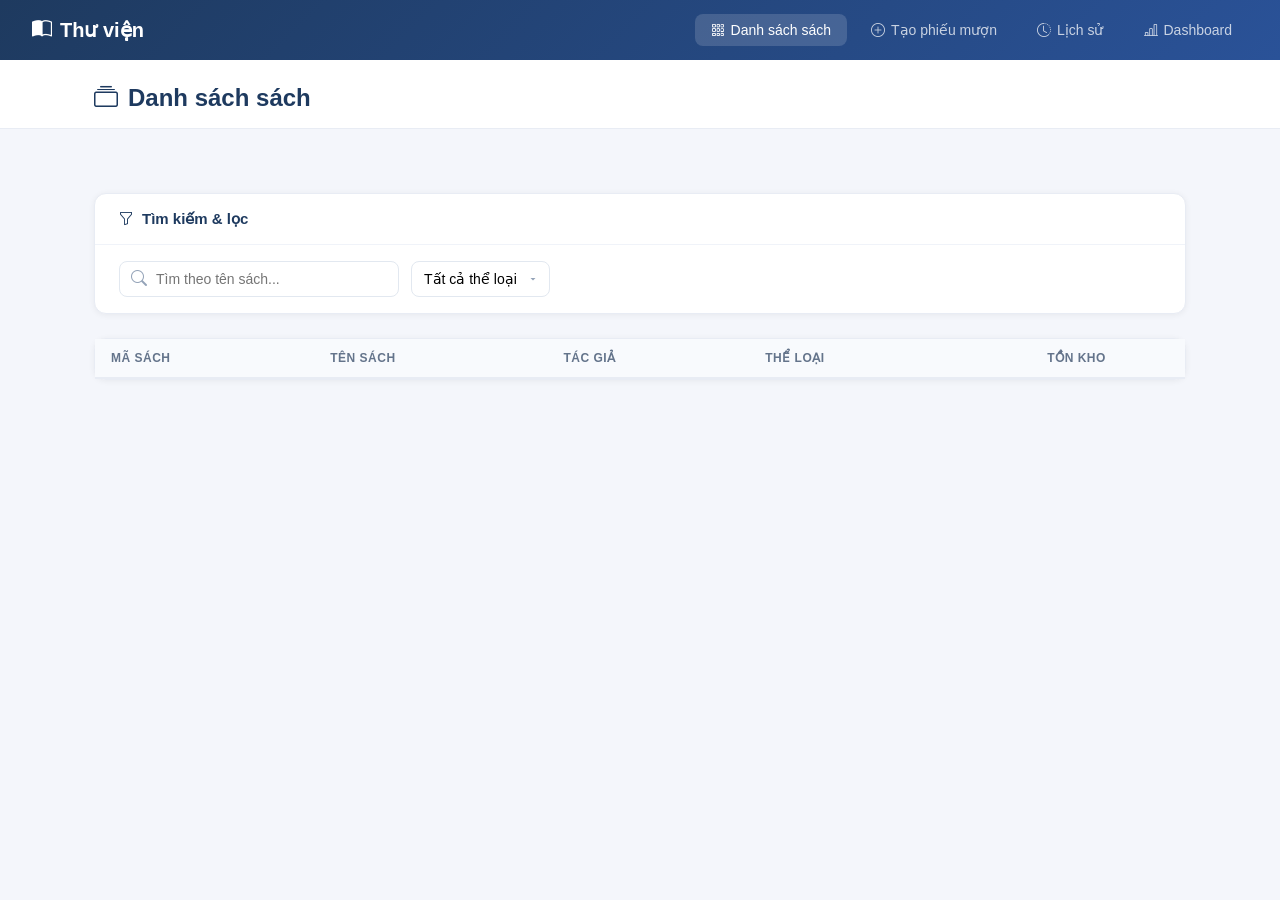
<file: index.html>
﻿<!DOCTYPE html>
<html lang="vi">
<head>
    <meta charset="UTF-8">
    <title>Danh sách sách — Thư viện</title>
    <link rel="stylesheet" href="style.css">
    <link rel="stylesheet" href="https://cdn.jsdelivr.net/npm/bootstrap-icons@1.11.3/font/bootstrap-icons.min.css">
</head>
<body>

    <nav class="navbar">
        <a href="index.html" class="brand">
            <i class="bi bi-book-half"></i> Thư viện
        </a>
        <a href="index.html" class="nav-link active"><i class="bi bi-grid-3x3-gap"></i> Danh sách sách</a>
        <a href="muon.html" class="nav-link"><i class="bi bi-plus-circle"></i> Tạo phiếu mượn</a>
        <a href="lichsu.html" class="nav-link"><i class="bi bi-clock-history"></i> Lịch sử</a>
        <a href="dashboard.html" class="nav-link"><i class="bi bi-bar-chart-line"></i> Dashboard</a>
    </nav>

    <div class="page-header">
        <div class="container">
            <h2><i class="bi bi-collection"></i> Danh sách sách</h2>
        </div>
    </div>

    <div class="main-content">
        <div class="container">

            <div class="card">
                <div class="card-header">
                    <h5><i class="bi bi-funnel"></i> Tìm kiếm & lọc</h5>
                    <span id="countLabel" style="font-size:13px;color:#64748b"></span>
                </div>
                <div class="card-body" style="padding:16px 24px">
                    <div class="toolbar">
                        <div class="search-box">
                            <i class="bi bi-search"></i>
                            <input type="text" id="search" placeholder="Tìm theo tên sách...">
                        </div>
                        <select id="filterTheLoai" class="filter-select">
                            <option value="">Tất cả thể loại</option>
                        </select>
                    </div>
                </div>
            </div>

            <div class="card">
                <table>
                    <thead>
                        <tr>
                            <th>Mã sách</th>
                            <th>Tên sách</th>
                            <th>Tác giả</th>
                            <th>Thể loại</th>
                            <th style="text-align:center">Tồn kho</th>
                        </tr>
                    </thead>
                    <tbody id="tableSach"></tbody>
                </table>
            </div>

        </div>
    </div>

    <script src="api.js"></script>
    <script>
        let danhSachSach = [];

        async function loadTheLoai() {
            const list = await api.get('/theloai');
            const sel = document.getElementById('filterTheLoai');
            list.forEach(t => {
                const opt = document.createElement('option');
                opt.value = t.maTheLoai;
                opt.textContent = t.tenTheLoai;
                sel.appendChild(opt);
            });
        }

        async function loadSach() {
            danhSachSach = await api.get('/sach');
            renderTable(danhSachSach);
        }

        function renderTable(data) {
            const tbody = document.getElementById('tableSach');
            document.getElementById('countLabel').textContent = `${data.length} đầu sách`;
            if (data.length === 0) {
                tbody.innerHTML = `<tr><td colspan="5"><div class="empty-state"><i class="bi bi-inbox"></i><p>Không tìm thấy sách phù hợp</p></div></td></tr>`;
                return;
            }
            tbody.innerHTML = data.map(s => {
                let tonKho;
                if (s.soLuongTon === 0) tonKho = `<span class="ton-kho-badge none"><i class="bi bi-x"></i></span>`;
                else if (s.soLuongTon <= 2) tonKho = `<span class="ton-kho-badge low">${s.soLuongTon}</span>`;
                else tonKho = `<span class="ton-kho-badge ok">${s.soLuongTon}</span>`;
                return `<tr>
                <td><span style="font-family:monospace;font-size:12px;background:#f1f5f9;padding:2px 8px;border-radius:4px">${s.maSach}</span></td>
                <td><strong style="font-size:14px">${s.tenSach}</strong></td>
                <td style="color:#64748b">${s.tacGia}</td>
                <td><span class="badge badge-info">${s.theLoai?.tenTheLoai ?? ''}</span></td>
                <td style="text-align:center">${tonKho}</td>
            </tr>`;
            }).join('');
        }

        function filterData() {
            const search = document.getElementById('search').value.toLowerCase();
            const maTheLoai = document.getElementById('filterTheLoai').value;
            const filtered = danhSachSach.filter(s =>
                s.tenSach.toLowerCase().includes(search) &&
                (maTheLoai === '' || s.maTheLoai == maTheLoai)
            );
            renderTable(filtered);
        }

        document.getElementById('search').addEventListener('input', filterData);
        document.getElementById('filterTheLoai').addEventListener('change', filterData);
        loadTheLoai();
        loadSach();
    </script>
</body>
</html>
</file>
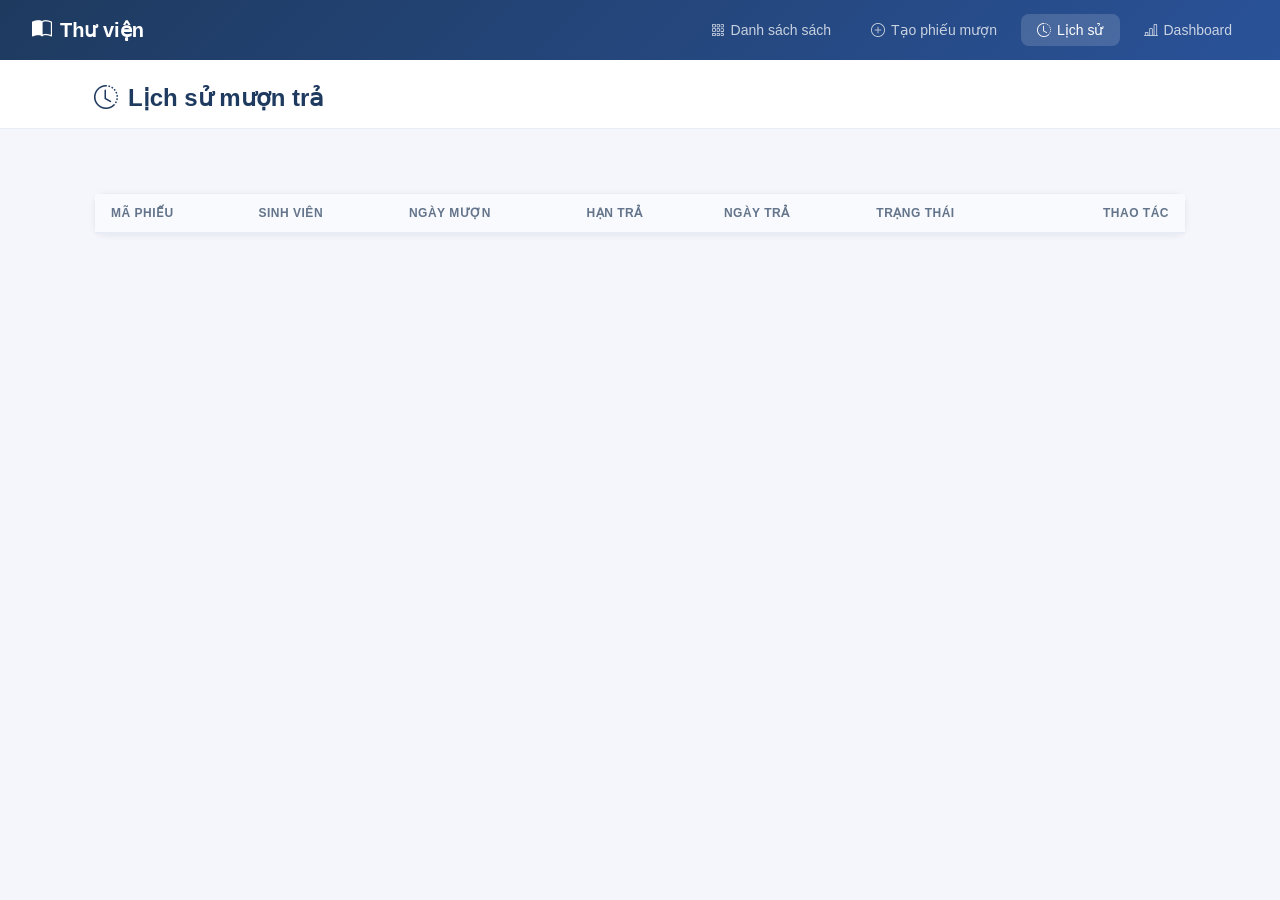
<file: lichsu.html>
﻿<!DOCTYPE html>
<html lang="vi">
<head>
    <meta charset="UTF-8">
    <title>Lịch sử mượn trả — Thư viện</title>
    <link rel="stylesheet" href="style.css">
    <link rel="stylesheet" href="https://cdn.jsdelivr.net/npm/bootstrap-icons@1.11.3/font/bootstrap-icons.min.css">
</head>
<body>

    <nav class="navbar">
        <a href="index.html" class="brand"><i class="bi bi-book-half"></i> Thư viện</a>
        <a href="index.html" class="nav-link"><i class="bi bi-grid-3x3-gap"></i> Danh sách sách</a>
        <a href="muon.html" class="nav-link"><i class="bi bi-plus-circle"></i> Tạo phiếu mượn</a>
        <a href="lichsu.html" class="nav-link active"><i class="bi bi-clock-history"></i> Lịch sử</a>
        <a href="dashboard.html" class="nav-link"><i class="bi bi-bar-chart-line"></i> Dashboard</a>
    </nav>

    <div class="page-header">
        <div class="container">
            <h2><i class="bi bi-clock-history"></i> Lịch sử mượn trả</h2>
        </div>
    </div>

    <div class="main-content">
        <div class="container">

            <div id="alertBox" class="alert"></div>

            <div class="card">
                <table>
                    <thead>
                        <tr>
                            <th>Mã phiếu</th>
                            <th>Sinh viên</th>
                            <th>Ngày mượn</th>
                            <th>Hạn trả</th>
                            <th>Ngày trả</th>
                            <th>Trạng thái</th>
                            <th style="text-align:right">Thao tác</th>
                        </tr>
                    </thead>
                    <tbody id="tableLichSu"></tbody>
                </table>
            </div>

        </div>
    </div>

    <script src="api.js"></script>
    <script>
        async function loadLichSu() {
            const list = await api.get('/phieumuon');
            const tbody = document.getElementById('tableLichSu');
            if (list.length === 0) {
                tbody.innerHTML = `<tr><td colspan="7"><div class="empty-state"><i class="bi bi-inbox"></i><p>Chưa có phiếu mượn nào</p></div></td></tr>`;
                return;
            }
            tbody.innerHTML = list.map(p => {
                const laTre = p.trangThai === 'DangMuon' && new Date() > new Date(p.ngayHenTra);
                const badge = p.trangThai === 'DaTra'
                    ? '<span class="badge badge-success"><i class="bi bi-check-circle"></i> Đã trả</span>'
                    : laTre
                        ? '<span class="badge badge-danger"><i class="bi bi-exclamation-circle"></i> Quá hạn</span>'
                        : '<span class="badge badge-warning"><i class="bi bi-hourglass-split"></i> Đang mượn</span>';
                const btnTra = p.trangThai !== 'DaTra'
                    ? `<button class="btn btn-primary btn-sm" onclick="traSach(${p.maPhieu})"><i class="bi bi-arrow-return-left"></i> Trả sách</button>`
                    : '<span style="color:#94a3b8;font-size:13px">—</span>';
                return `<tr id="row-${p.maPhieu}">
                <td><span style="font-family:monospace;font-size:12px;background:#f1f5f9;padding:2px 8px;border-radius:4px">#${p.maPhieu}</span></td>
                <td><strong>${p.sinhVien?.hoTen ?? p.maSV}</strong></td>
                <td style="color:#64748b">${formatDate(p.ngayMuon)}</td>
                <td style="color:#64748b">${formatDate(p.ngayHenTra)}</td>
                <td style="color:#64748b">${p.ngayTra ? formatDate(p.ngayTra) : '—'}</td>
                <td>${badge}</td>
                <td style="text-align:right">${btnTra}</td>
            </tr>`;
            }).join('');
        }

        async function traSach(maPhieu) {
            if (!confirm(`Xác nhận trả sách cho phiếu #${maPhieu}?`)) return;
            const res = await api.put(`/phieumuon/${maPhieu}/tra`);
            if (res.ok) {
                const data = await res.json();
                showAlert(data.treHan ? 'Trả trễ hạn — đã sinh phiếu phạt!' : 'Trả sách thành công!', data.treHan ? 'danger' : 'success');
                loadLichSu();
            } else {
                const err = await res.json();
                showAlert(err.message || 'Lỗi không xác định', 'danger');
            }
        }

        function formatDate(d) {
            if (!d) return '—';
            return new Date(d).toLocaleDateString('vi-VN');
        }

        function showAlert(msg, type) {
            const box = document.getElementById('alertBox');
            box.className = `alert alert-${type}`;
            box.innerHTML = `<i class="bi bi-${type === 'success' ? 'check-circle' : 'exclamation-circle'}"></i> ${msg}`;
            box.style.display = 'flex';
            setTimeout(() => box.style.display = 'none', 5000);
        }

        loadLichSu();
    </script>
</body>
</html>
</file>
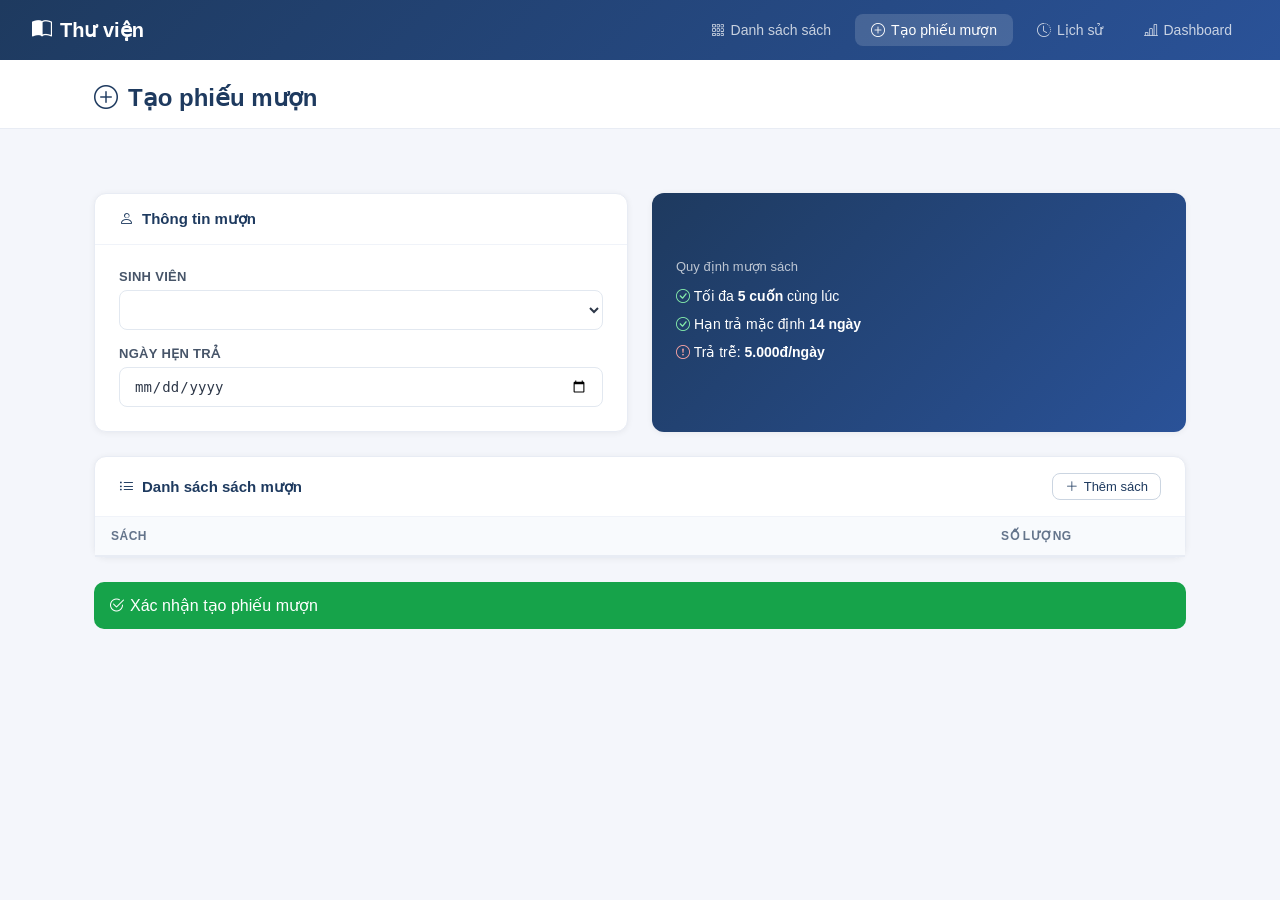
<file: muon.html>
﻿<!DOCTYPE html>
<html lang="vi">
<head>
    <meta charset="UTF-8">
    <title>Tạo phiếu mượn — Thư viện</title>
    <link rel="stylesheet" href="style.css">
    <link rel="stylesheet" href="https://cdn.jsdelivr.net/npm/bootstrap-icons@1.11.3/font/bootstrap-icons.min.css">
</head>
<body>

    <nav class="navbar">
        <a href="index.html" class="brand"><i class="bi bi-book-half"></i> Thư viện</a>
        <a href="index.html" class="nav-link"><i class="bi bi-grid-3x3-gap"></i> Danh sách sách</a>
        <a href="muon.html" class="nav-link active"><i class="bi bi-plus-circle"></i> Tạo phiếu mượn</a>
        <a href="lichsu.html" class="nav-link"><i class="bi bi-clock-history"></i> Lịch sử</a>
        <a href="dashboard.html" class="nav-link"><i class="bi bi-bar-chart-line"></i> Dashboard</a>
    </nav>

    <div class="page-header">
        <div class="container">
            <h2><i class="bi bi-plus-circle"></i> Tạo phiếu mượn</h2>
        </div>
    </div>

    <div class="main-content">
        <div class="container">

            <div id="alertBox" class="alert"></div>

            <div style="display:grid;grid-template-columns:1fr 1fr;gap:24px">

                <div class="card">
                    <div class="card-header"><h5><i class="bi bi-person"></i> Thông tin mượn</h5></div>
                    <div class="card-body">
                        <div style="margin-bottom:16px">
                            <label class="form-label">Sinh viên</label>
                            <select id="selSinhVien" class="form-control"></select>
                        </div>
                        <div>
                            <label class="form-label">Ngày hẹn trả</label>
                            <input type="date" id="ngayHenTra" class="form-control">
                        </div>
                    </div>
                </div>

                <div class="card" style="background:linear-gradient(135deg,#1e3a5f,#2a5298);border:none">
                    <div class="card-body" style="display:flex;flex-direction:column;justify-content:center;height:100%">
                        <p style="color:rgba(255,255,255,.7);font-size:13px;margin-bottom:8px">Quy định mượn sách</p>
                        <div style="color:#fff;font-size:14px;line-height:2">
                            <div><i class="bi bi-check-circle" style="color:#86efac"></i> Tối đa <strong>5 cuốn</strong> cùng lúc</div>
                            <div><i class="bi bi-check-circle" style="color:#86efac"></i> Hạn trả mặc định <strong>14 ngày</strong></div>
                            <div><i class="bi bi-exclamation-circle" style="color:#fca5a5"></i> Trả trễ: <strong>5.000đ/ngày</strong></div>
                        </div>
                    </div>
                </div>

            </div>

            <div class="card">
                <div class="card-header">
                    <h5><i class="bi bi-list-ul"></i> Danh sách sách mượn</h5>
                    <button class="btn btn-outline btn-sm" onclick="themDong()">
                        <i class="bi bi-plus-lg"></i> Thêm sách
                    </button>
                </div>
                <div class="card-body" style="padding:0">
                    <table>
                        <thead>
                            <tr>
                                <th>Sách</th>
                                <th style="width:140px">Số lượng</th>
                                <th style="width:60px"></th>
                            </tr>
                        </thead>
                        <tbody id="tableSachMuon"></tbody>
                    </table>
                </div>
            </div>

            <button class="btn btn-success" style="width:100%;padding:14px;font-size:16px;border-radius:10px" onclick="taoPhieu()">
                <i class="bi bi-check2-circle"></i> Xác nhận tạo phiếu mượn
            </button>

        </div>
    </div>

    <script src="api.js"></script>
    <script>
        let danhSachSach = [];

        async function loadData() {
            const [svList, sachList] = await Promise.all([api.get('/sinhvien'), api.get('/sach')]);
            danhSachSach = sachList;
            const selSV = document.getElementById('selSinhVien');
            svList.forEach(sv => {
                const opt = document.createElement('option');
                opt.value = sv.maSV;
                opt.textContent = `${sv.maSV} — ${sv.hoTen}`;
                selSV.appendChild(opt);
            });
            const d = new Date();
            d.setDate(d.getDate() + 14);
            document.getElementById('ngayHenTra').value = d.toISOString().split('T')[0];
            themDong();
        }

        function taoSachOptions(sel = '') {
            return danhSachSach.map(s =>
                `<option value="${s.maSach}" ${s.maSach === sel ? 'selected' : ''}>${s.tenSach} (còn ${s.soLuongTon})</option>`
            ).join('');
        }

        function themDong() {
            const tbody = document.getElementById('tableSachMuon');
            const tr = document.createElement('tr');
            tr.innerHTML = `
            <td><select class="form-control" style="padding:8px 12px">${taoSachOptions()}</select></td>
            <td>
                <div style="display:flex;align-items:center;gap:8px">
                    <button class="btn btn-outline btn-sm" onclick="changeQty(this,-1)" style="width:30px;padding:4px;justify-content:center">−</button>
                    <input type="number" value="1" min="1" max="10" class="form-control" style="width:60px;text-align:center;padding:6px">
                    <button class="btn btn-outline btn-sm" onclick="changeQty(this,1)" style="width:30px;padding:4px;justify-content:center">+</button>
                </div>
            </td>
            <td><button class="btn btn-danger btn-sm" onclick="this.closest('tr').remove()"><i class="bi bi-trash"></i></button></td>
        `;
            tbody.appendChild(tr);
        }

        function changeQty(btn, delta) {
            const input = btn.closest('td').querySelector('input');
            input.value = Math.max(1, Math.min(10, parseInt(input.value) + delta));
        }

        function showAlert(msg, type) {
            const box = document.getElementById('alertBox');
            box.className = `alert alert-${type}`;
            box.innerHTML = `<i class="bi bi-${type === 'success' ? 'check-circle' : 'exclamation-circle'}"></i> ${msg}`;
            box.style.display = 'flex';
            setTimeout(() => box.style.display = 'none', 4000);
        }

        async function taoPhieu() {
            const maSV = document.getElementById('selSinhVien').value;
            const ngayHenTra = document.getElementById('ngayHenTra').value;
            if (!ngayHenTra) { showAlert('Vui lòng chọn ngày hẹn trả!', 'danger'); return; }
            const rows = document.querySelectorAll('#tableSachMuon tr');
            if (rows.length === 0) { showAlert('Vui lòng thêm ít nhất 1 sách!', 'danger'); return; }
            const chiTiets = Array.from(rows).map(tr => ({
                maSach: tr.querySelector('select').value,
                soLuong: parseInt(tr.querySelector('input').value)
            }));
            const res = await api.post('/phieumuon', { maSV, ngayHenTra, chiTiets });
            if (res.ok) {
                showAlert('Tạo phiếu mượn thành công!', 'success');
                document.getElementById('tableSachMuon').innerHTML = '';
                await loadData();
            } else {
                const err = await res.json();
                showAlert(err.message || 'Lỗi không xác định', 'danger');
            }
        }

        loadData();
    </script>
</body>
</html>
</file>
<file: style.css>
﻿:root {
    --primary: #1e3a5f;
    --primary-light: #2a4f80;
}

* {
    box-sizing: border-box;
    margin: 0;
    padding: 0;
}

body {
    font-family: 'Segoe UI', sans-serif;
    background: #f4f6fb;
    color: #2d3748;
}

.navbar {
    background: linear-gradient(135deg, #1e3a5f 0%, #2a5298 100%);
    padding: 0 32px;
    height: 60px;
    display: flex;
    align-items: center;
    gap: 8px;
    box-shadow: 0 2px 12px rgba(30,58,95,0.15);
}

    .navbar .brand {
        font-size: 20px;
        font-weight: 700;
        color: #fff;
        margin-right: auto;
        display: flex;
        align-items: center;
        gap: 8px;
        text-decoration: none;
    }

    .navbar a.nav-link {
        color: rgba(255,255,255,0.75);
        text-decoration: none;
        font-size: 14px;
        font-weight: 500;
        padding: 8px 16px;
        border-radius: 8px;
        transition: all .2s;
        display: flex;
        align-items: center;
        gap: 6px;
    }

        .navbar a.nav-link:hover,
        .navbar a.nav-link.active {
            color: #fff;
            background: rgba(255,255,255,0.15);
        }

.page-header {
    background: #fff;
    border-bottom: 1px solid #e8ecf4;
    padding: 24px 0 0;
    margin-bottom: 32px;
}

    .page-header .container {
        display: flex;
        align-items: flex-end;
        justify-content: space-between;
    }

    .page-header h2 {
        font-size: 24px;
        font-weight: 700;
        color: #1e3a5f;
        margin-bottom: 16px;
        display: flex;
        align-items: center;
        gap: 10px;
    }

.container {
    max-width: 1140px;
    margin: 0 auto;
    padding: 0 24px;
}

.main-content {
    padding: 32px 0 48px;
}

.card {
    background: #fff;
    border-radius: 12px;
    border: 1px solid #e8ecf4;
    box-shadow: 0 1px 6px rgba(0,0,0,.06);
    margin-bottom: 24px;
}

.card-header {
    padding: 16px 24px;
    border-bottom: 1px solid #f0f3f9;
    display: flex;
    align-items: center;
    justify-content: space-between;
}

    .card-header h5 {
        font-size: 15px;
        font-weight: 600;
        color: #1e3a5f;
        margin: 0;
        display: flex;
        align-items: center;
        gap: 8px;
    }

.card-body {
    padding: 24px;
}

.toolbar {
    display: flex;
    gap: 12px;
    align-items: center;
    flex-wrap: wrap;
}

.search-box {
    position: relative;
}

    .search-box i {
        position: absolute;
        left: 12px;
        top: 50%;
        transform: translateY(-50%);
        color: #94a3b8;
        font-size: 16px;
    }

    .search-box input {
        padding: 9px 12px 9px 36px;
        border: 1px solid #e2e8f0;
        border-radius: 8px;
        font-size: 14px;
        width: 280px;
        outline: none;
        transition: all .2s;
        background: #fff;
    }

        .search-box input:focus {
            border-color: #2a5298;
            box-shadow: 0 0 0 3px rgba(42,82,152,0.1);
        }

select.filter-select {
    padding: 9px 32px 9px 12px;
    border: 1px solid #e2e8f0;
    border-radius: 8px;
    font-size: 14px;
    outline: none;
    background: #fff;
    cursor: pointer;
    appearance: none;
    background-image: url("data:image/svg+xml,%3Csvg xmlns='http://www.w3.org/2000/svg' width='12' height='12' viewBox='0 0 24 24'%3E%3Cpath fill='%2394a3b8' d='M7 10l5 5 5-5z'/%3E%3C/svg%3E");
    background-repeat: no-repeat;
    background-position: right 10px center;
    transition: border .2s;
}

    select.filter-select:focus {
        border-color: #2a5298;
    }

table {
    width: 100%;
    border-collapse: collapse;
}

thead tr {
    background: #f8fafd;
    border-bottom: 2px solid #e8ecf4;
}

th {
    padding: 12px 16px;
    font-size: 12px;
    font-weight: 600;
    text-transform: uppercase;
    letter-spacing: .5px;
    color: #64748b;
    text-align: left;
}

td {
    padding: 14px 16px;
    font-size: 14px;
    border-bottom: 1px solid #f0f3f9;
    vertical-align: middle;
}

tbody tr:last-child td {
    border-bottom: none;
}

tbody tr:hover {
    background: #f8fafd;
}

.badge {
    display: inline-flex;
    align-items: center;
    gap: 4px;
    padding: 4px 10px;
    border-radius: 20px;
    font-size: 12px;
    font-weight: 600;
}

.badge-success {
    background: #dcfce7;
    color: #166534;
}

.badge-danger {
    background: #fee2e2;
    color: #991b1b;
}

.badge-warning {
    background: #fef9c3;
    color: #854d0e;
}

.badge-info {
    background: #dbeafe;
    color: #1e40af;
}

.ton-kho-badge {
    display: inline-flex;
    align-items: center;
    justify-content: center;
    width: 32px;
    height: 32px;
    border-radius: 8px;
    font-size: 13px;
    font-weight: 700;
}

    .ton-kho-badge.ok {
        background: #dcfce7;
        color: #166534;
    }

    .ton-kho-badge.low {
        background: #fef9c3;
        color: #854d0e;
    }

    .ton-kho-badge.none {
        background: #fee2e2;
        color: #991b1b;
    }

.btn {
    display: inline-flex;
    align-items: center;
    gap: 6px;
    padding: 8px 18px;
    border-radius: 8px;
    font-size: 14px;
    font-weight: 500;
    cursor: pointer;
    border: none;
    transition: all .2s;
    text-decoration: none;
}

    .btn:hover {
        transform: translateY(-1px);
    }

    .btn:active {
        transform: translateY(0);
    }

.btn-primary {
    background: #1e3a5f;
    color: #fff;
}

    .btn-primary:hover {
        background: #2a5298;
    }

.btn-success {
    background: #16a34a;
    color: #fff;
}

    .btn-success:hover {
        background: #15803d;
    }

.btn-danger {
    background: #dc2626;
    color: #fff;
}

    .btn-danger:hover {
        background: #b91c1c;
    }

.btn-outline {
    background: #fff;
    color: #1e3a5f;
    border: 1px solid #cbd5e1;
}

    .btn-outline:hover {
        background: #f8fafd;
    }

.btn-sm {
    padding: 5px 12px;
    font-size: 13px;
}

.form-label {
    display: block;
    font-size: 13px;
    font-weight: 600;
    color: #475569;
    margin-bottom: 6px;
    text-transform: uppercase;
    letter-spacing: .3px;
}

.form-control {
    width: 100%;
    padding: 10px 14px;
    border: 1px solid #e2e8f0;
    border-radius: 8px;
    font-size: 14px;
    outline: none;
    transition: all .2s;
    background: #fff;
    color: #2d3748;
}

    .form-control:focus {
        border-color: #2a5298;
        box-shadow: 0 0 0 3px rgba(42,82,152,0.1);
    }

.alert {
    padding: 12px 16px;
    border-radius: 8px;
    font-size: 14px;
    margin-bottom: 20px;
    display: none;
    align-items: center;
    gap: 8px;
    font-weight: 500;
}

.alert-success {
    background: #dcfce7;
    color: #166534;
    border: 1px solid #bbf7d0;
}

.alert-danger {
    background: #fee2e2;
    color: #991b1b;
    border: 1px solid #fecaca;
}

.empty-state {
    text-align: center;
    padding: 48px 24px;
    color: #94a3b8;
}

    .empty-state i {
        font-size: 48px;
        margin-bottom: 12px;
        display: block;
    }

    .empty-state p {
        font-size: 15px;
    }

.stat-card {
    background: #fff;
    border-radius: 12px;
    border: 1px solid #e8ecf4;
    padding: 20px 24px;
    display: flex;
    align-items: center;
    gap: 16px;
}

.stat-icon {
    width: 48px;
    height: 48px;
    border-radius: 12px;
    display: flex;
    align-items: center;
    justify-content: center;
    font-size: 22px;
    flex-shrink: 0;
}

    .stat-icon.blue {
        background: #dbeafe;
        color: #1e40af;
    }

    .stat-icon.green {
        background: #dcfce7;
        color: #166534;
    }

    .stat-icon.orange {
        background: #ffedd5;
        color: #9a3412;
    }

    .stat-icon.red {
        background: #fee2e2;
        color: #991b1b;
    }

.stat-label {
    font-size: 12px;
    color: #64748b;
    font-weight: 500;
    text-transform: uppercase;
    letter-spacing: .3px;
}

.stat-value {
    font-size: 24px;
    font-weight: 700;
    color: #1e3a5f;
}

.grid-2 {
    display: grid;
    grid-template-columns: 1fr 1fr;
    gap: 16px;
    margin-bottom: 24px;
}

.grid-3 {
    display: grid;
    grid-template-columns: 1fr 1fr 1fr;
    gap: 16px;
    margin-bottom: 24px;
}
</file>
